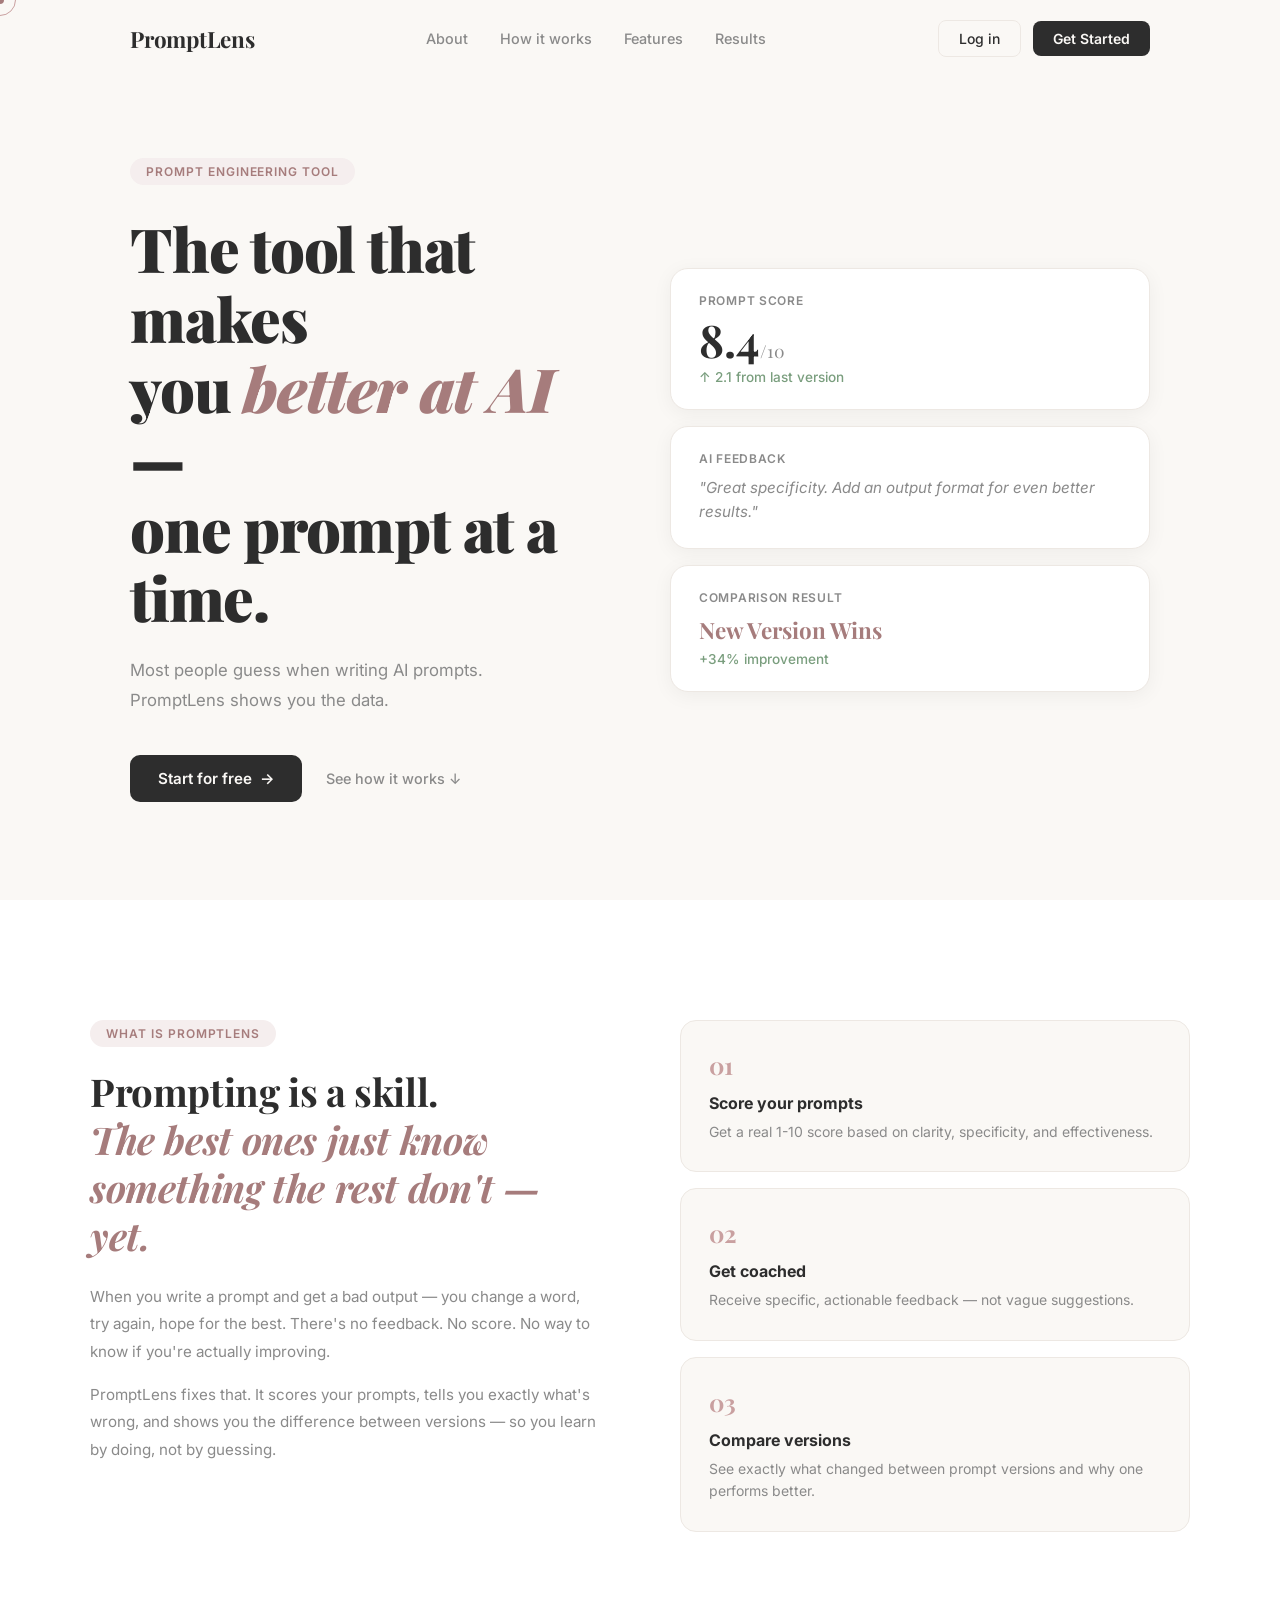
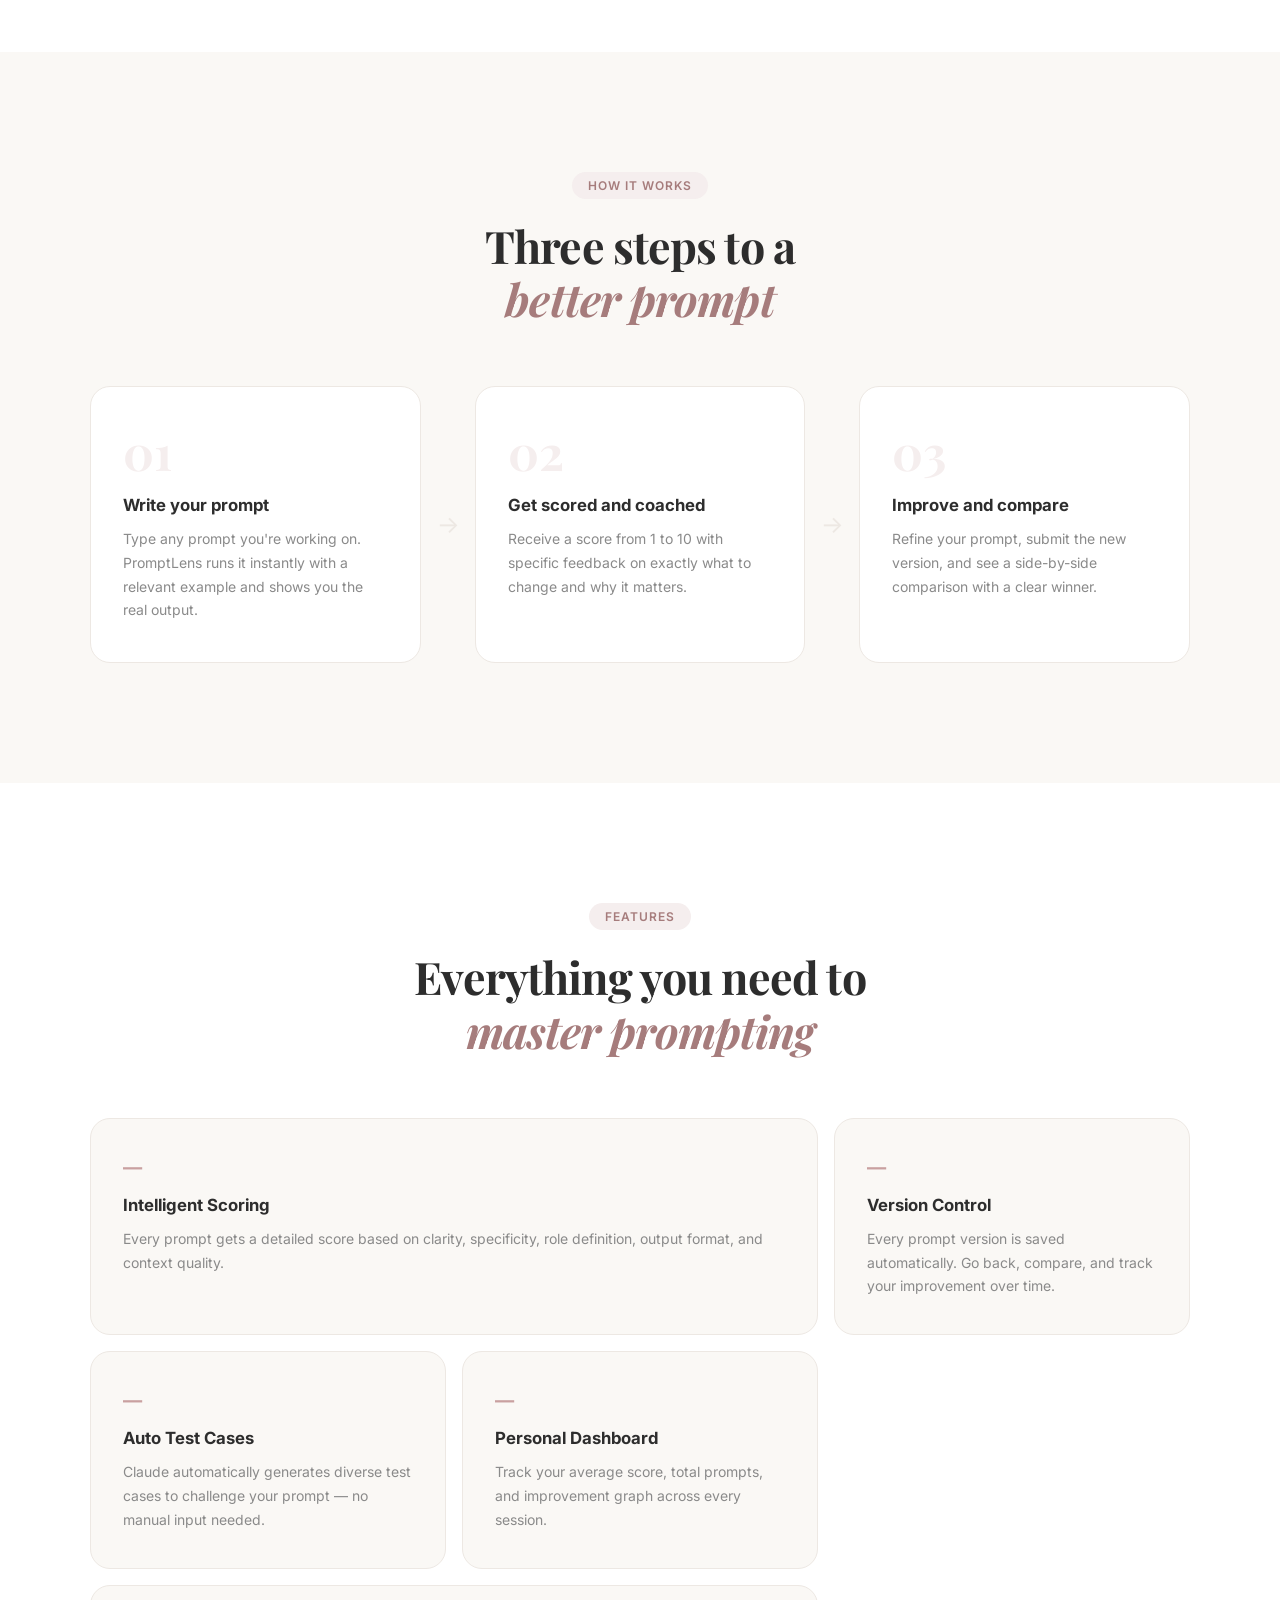
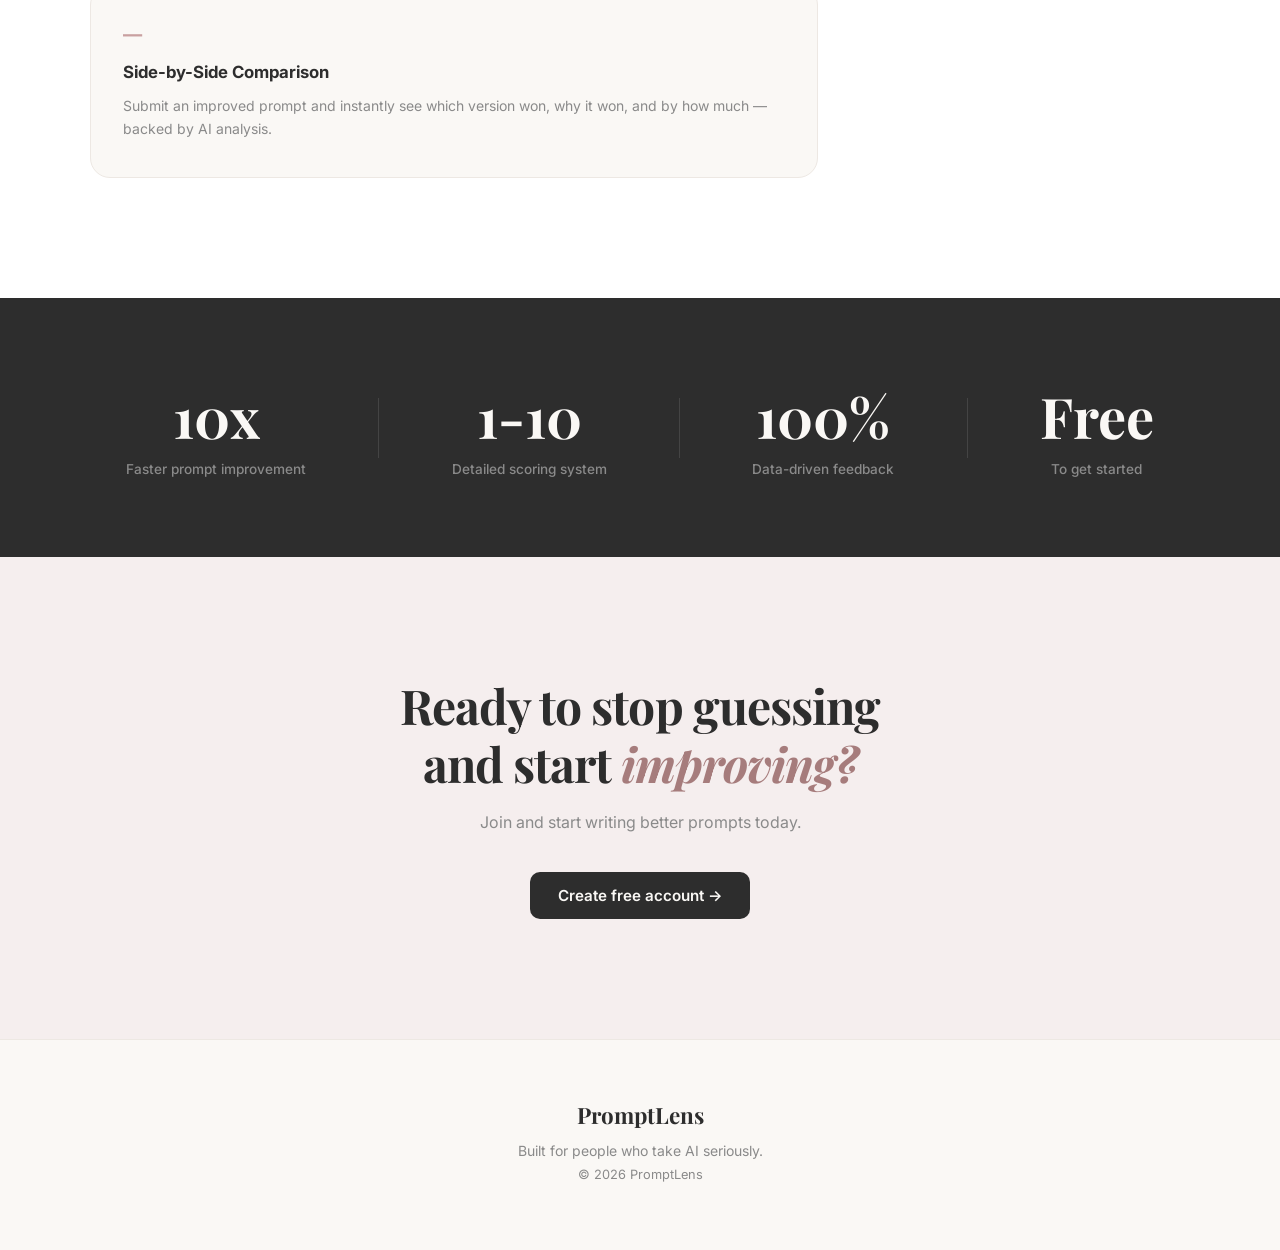
<file: templates/index.html>
<!DOCTYPE html>
<html lang="en">
<head>
    <meta charset="UTF-8">
    <meta name="viewport" content="width=device-width, initial-scale=1.0">
    <title>PromptLens — Get Better at AI</title>
    <link rel="stylesheet" href="/static/style.css">
    <link href="https://fonts.googleapis.com/css2?family=Playfair+Display:ital,wght@0,400;0,700;0,900;1,400;1,700&family=Inter:wght@300;400;500;600;700&display=swap" rel="stylesheet">
</head>
<body>

    <!-- CUSTOM CURSOR -->
    <div class="cursor" id="cursor"></div>
    <div class="cursor-follower" id="cursorFollower"></div>

    <!-- NAV -->
    <nav id="navbar">
        <div class="nav-inner">
            <div class="nav-logo">PromptLens</div>
            <div class="nav-links">
                <a href="#about">About</a>
                <a href="#how-it-works">How it works</a>
                <a href="#features">Features</a>
                <a href="#stats">Results</a>
            </div>
            <div class="nav-actions">
                <button class="btn-nav" onclick="showSection('login')">Log in</button>
                <button class="btn-nav-primary magnetic" onclick="showSection('signup')">Get Started</button>
            </div>
        </div>
    </nav>

    <!-- HERO -->
    <section class="hero" id="home">
        <div class="hero-content">
            <div class="hero-tag reveal">Prompt Engineering Tool</div>
            <h1 class="hero-title reveal">
                The tool that makes<br>
                you <em>better at AI</em> —<br>
                one prompt at a time.
            </h1>
            <p class="hero-sub reveal">
                Most people guess when writing AI prompts.<br>
                PromptLens shows you the data.
            </p>
            <div class="hero-actions reveal">
                <button class="btn-primary magnetic" onclick="showSection('signup')">
                    Start for free
                    <span class="btn-arrow">→</span>
                </button>
                <a href="#about" class="btn-text">See how it works ↓</a>
            </div>
        </div>

        <div class="hero-visual reveal">
            <div class="hero-card card-score magnetic-card">
                <div class="hcard-label">Prompt Score</div>
                <div class="hcard-value">8.4<span>/10</span></div>
                <div class="hcard-change positive">↑ 2.1 from last version</div>
            </div>
            <div class="hero-card card-feedback magnetic-card">
                <div class="hcard-label">AI Feedback</div>
                <div class="hcard-text">"Great specificity. Add an output format for even better results."</div>
            </div>
            <div class="hero-card card-winner magnetic-card">
                <div class="hcard-label">Comparison Result</div>
                <div class="hcard-winner">New Version Wins</div>
                <div class="hcard-change positive">+34% improvement</div>
            </div>
        </div>
    </section>

    <!-- ABOUT -->
    <section class="about" id="about">
        <div class="about-inner">
            <div class="about-text reveal">
                <div class="section-tag">What is PromptLens</div>
                <h2>Prompting is a skill.<br><em>The best ones just know something the rest don't — yet.</em></h2>                <p>When you write a prompt and get a bad output — you change a word, try again, hope for the best. There's no feedback. No score. No way to know if you're actually improving.</p>
                <p>PromptLens fixes that. It scores your prompts, tells you exactly what's wrong, and shows you the difference between versions — so you learn by doing, not by guessing.</p>
            </div>
            <div class="about-cards reveal">
                <div class="about-card hover-lift">
                    <div class="about-card-icon">01</div>
                    <h3>Score your prompts</h3>
                    <p>Get a real 1-10 score based on clarity, specificity, and effectiveness.</p>
                </div>
                <div class="about-card hover-lift">
                    <div class="about-card-icon">02</div>
                    <h3>Get coached</h3>
                    <p>Receive specific, actionable feedback — not vague suggestions.</p>
                </div>
                <div class="about-card hover-lift">
                    <div class="about-card-icon">03</div>
                    <h3>Compare versions</h3>
                    <p>See exactly what changed between prompt versions and why one performs better.</p>
                </div>
            </div>
        </div>
    </section>

    <!-- HOW IT WORKS -->
    <section class="how-it-works" id="how-it-works">
        <div class="section-center">
            <div class="section-tag reveal">How it works</div>
            <h2 class="section-title reveal">Three steps to a<br><em>better prompt</em></h2>
        </div>
        <div class="steps reveal">
            <div class="step hover-lift">
                <div class="step-num">01</div>
                <div class="step-content">
                    <h3>Write your prompt</h3>
                    <p>Type any prompt you're working on. PromptLens runs it instantly with a relevant example and shows you the real output.</p>
                </div>
            </div>
            <div class="step-arrow">→</div>
            <div class="step hover-lift">
                <div class="step-num">02</div>
                <div class="step-content">
                    <h3>Get scored and coached</h3>
                    <p>Receive a score from 1 to 10 with specific feedback on exactly what to change and why it matters.</p>
                </div>
            </div>
            <div class="step-arrow">→</div>
            <div class="step hover-lift">
                <div class="step-num">03</div>
                <div class="step-content">
                    <h3>Improve and compare</h3>
                    <p>Refine your prompt, submit the new version, and see a side-by-side comparison with a clear winner.</p>
                </div>
            </div>
        </div>
    </section>

    <!-- FEATURES -->
    <section class="features" id="features">
        <div class="section-center">
            <div class="section-tag reveal">Features</div>
            <h2 class="section-title reveal">Everything you need to<br><em>master prompting</em></h2>
        </div>
        <div class="features-grid reveal">
            <div class="feature-card hover-lift big">
                <div class="feature-num">—</div>
                <h3>Intelligent Scoring</h3>
                <p>Every prompt gets a detailed score based on clarity, specificity, role definition, output format, and context quality.</p>
            </div>
            <div class="feature-card hover-lift">
                <div class="feature-num">—</div>
                <h3>Version Control</h3>
                <p>Every prompt version is saved automatically. Go back, compare, and track your improvement over time.</p>
            </div>
            <div class="feature-card hover-lift">
                <div class="feature-num">—</div>
                <h3>Auto Test Cases</h3>
                <p>Claude automatically generates diverse test cases to challenge your prompt — no manual input needed.</p>
            </div>
            <div class="feature-card hover-lift">
                <div class="feature-num">—</div>
                <h3>Personal Dashboard</h3>
                <p>Track your average score, total prompts, and improvement graph across every session.</p>
            </div>
            <div class="feature-card hover-lift big-2">
                <div class="feature-num">—</div>
                <h3>Side-by-Side Comparison</h3>
                <p>Submit an improved prompt and instantly see which version won, why it won, and by how much — backed by AI analysis.</p>
            </div>
        </div>
    </section>

    <!-- STATS -->
    <section class="stats-section" id="stats">
        <div class="stats-inner reveal">
            <div class="stat hover-lift">
                <div class="stat-value">10x</div>
                <div class="stat-label">Faster prompt improvement</div>
            </div>
            <div class="stat-divider"></div>
            <div class="stat hover-lift">
                <div class="stat-value">1-10</div>
                <div class="stat-label">Detailed scoring system</div>
            </div>
            <div class="stat-divider"></div>
            <div class="stat hover-lift">
                <div class="stat-value">100%</div>
                <div class="stat-label">Data-driven feedback</div>
            </div>
            <div class="stat-divider"></div>
            <div class="stat hover-lift">
                <div class="stat-value">Free</div>
                <div class="stat-label">To get started</div>
            </div>
        </div>
    </section>

    <!-- CTA -->
    <section class="cta-section reveal">
        <h2>Ready to stop guessing<br>and start <em>improving?</em></h2>
        <p>Join and start writing better prompts today.</p>
        <button class="btn-primary magnetic" onclick="showSection('signup')">
            Create free account →
        </button>
    </section>

    <!-- AUTH -->
    <section class="auth-section" id="auth-section" style="display:none;">
        <div class="auth-card reveal" id="authCard">

            <div id="signupForm">
                <div class="auth-back" onclick="hideAuth()">← Back</div>
                <h2>Create your account</h2>
                <p class="auth-sub">Start improving your prompts today.</p>
                <div class="form-group">
                    <label>Full Name</label>
                    <input type="text" id="signupName" placeholder="Your name">
                </div>
                <div class="form-group">
                    <label>Email</label>
                    <input type="email" id="signupEmail" placeholder="you@email.com">
                </div>
                <div class="form-group">
                    <label>Password</label>
                    <input type="password" id="signupPassword" placeholder="min 6 characters">
                </div>
                <button class="btn-primary full magnetic" onclick="handleSignup()">Create Account →</button>
                <p class="auth-switch">Already have an account? <span onclick="showSection('login')">Log in</span></p>
                <div id="signupMsg" class="auth-msg"></div>
            </div>

            <div id="loginForm" style="display:none;">
                <div class="auth-back" onclick="hideAuth()">← Back</div>
                <h2>Welcome back</h2>
                <p class="auth-sub">Good to see you again.</p>
                <div class="form-group">
                    <label>Email</label>
                    <input type="email" id="loginEmail" placeholder="you@email.com">
                </div>
                <div class="form-group">
                    <label>Password</label>
                    <input type="password" id="loginPassword" placeholder="your password">
                </div>
                <button class="btn-primary full magnetic" onclick="handleLogin()">Log in →</button>
                <p class="auth-switch">Don't have an account? <span onclick="showSection('signup')">Sign up</span></p>
                <div id="loginMsg" class="auth-msg"></div>
            </div>

        </div>
    </section>

    <footer>
        <div class="footer-inner">
            <div class="footer-logo">PromptLens</div>
            <p>Built for people who take AI seriously.</p>
            <p class="footer-copy">© 2026 PromptLens</p>
        </div>
    </footer>

    <script src="/static/script.js"></script>
</body>
</html>
</file>
<file: static/style.css>
@import url('https://fonts.googleapis.com/css2?family=Playfair+Display:ital,wght@0,400;0,700;0,900;1,400;1,700&family=Inter:wght@300;400;500;600;700&display=swap');

* { margin: 0; padding: 0; box-sizing: border-box; }

:root {
    --rose:        #c9a0a0;
    --rose-dark:   #a67c7c;
    --rose-light:  #f5eeee;
    --cream:       #faf8f5;
    --white:       #ffffff;
    --text:        #2d2d2d;
    --text-muted:  #8a8a8a;
    --border:      #ede8e3;
    --surface:     #f5f0ec;
}

html { scroll-behavior: smooth; }

body {
    font-family: 'Inter', sans-serif;
    background: var(--cream);
    color: var(--text);
    overflow-x: hidden;
    cursor: none;
}

em {
    font-family: 'Playfair Display', serif;
    font-style: italic;
    color: var(--rose-dark);
}

/* CUSTOM CURSOR */
.cursor {
    width: 8px;
    height: 8px;
    background: var(--rose-dark);
    border-radius: 50%;
    position: fixed;
    pointer-events: none;
    z-index: 9999;
    transition: transform 0.1s;
    transform: translate(-50%, -50%);
}

.cursor-follower {
    width: 32px;
    height: 32px;
    border: 1.5px solid var(--rose);
    border-radius: 50%;
    position: fixed;
    pointer-events: none;
    z-index: 9998;
    transition: all 0.15s ease;
    transform: translate(-50%, -50%);
}

/* REVEAL ANIMATIONS */
.reveal {
    opacity: 1;
    transform: translateY(0);
    transition: opacity 0.7s ease, transform 0.7s ease;
}

/* HOVER EFFECTS */
.hover-lift {
    transition: transform 0.3s ease, box-shadow 0.3s ease;
}

.hover-lift:hover {
    transform: translateY(-6px);
    box-shadow: 0 16px 40px rgba(0,0,0,0.08);
}

/* NAV */
nav {
    position: fixed;
    top: 0; left: 0; right: 0;
    z-index: 100;
    padding: 20px 0;
    transition: all 0.3s;
}

nav.scrolled {
    background: rgba(250,248,245,0.92);
    backdrop-filter: blur(16px);
    border-bottom: 1px solid var(--border);
    padding: 14px 0;
}

.nav-inner {
    max-width: 1100px;
    margin: 0 auto;
    padding: 0 40px;
    display: flex;
    align-items: center;
    justify-content: space-between;
}

.nav-logo {
    font-family: 'Playfair Display', serif;
    font-size: 1.4rem;
    font-weight: 700;
    color: var(--text);
    letter-spacing: -0.01em;
}

.nav-links {
    display: flex;
    gap: 32px;
}

.nav-links a {
    text-decoration: none;
    color: var(--text-muted);
    font-size: 0.9rem;
    font-weight: 500;
    transition: color 0.2s;
    position: relative;
}

.nav-links a::after {
    content: '';
    position: absolute;
    bottom: -2px;
    left: 0;
    width: 0;
    height: 1px;
    background: var(--rose-dark);
    transition: width 0.3s;
}

.nav-links a:hover { color: var(--text); }
.nav-links a:hover::after { width: 100%; }

.nav-actions { display: flex; gap: 12px; align-items: center; }

.btn-nav {
    background: none;
    border: 1px solid var(--border);
    padding: 9px 20px;
    border-radius: 8px;
    font-size: 0.875rem;
    font-weight: 500;
    cursor: none;
    transition: all 0.2s;
    color: var(--text);
    font-family: 'Inter', sans-serif;
}

.btn-nav:hover { border-color: var(--rose); color: var(--rose-dark); }

.btn-nav-primary {
    background: var(--text);
    color: var(--cream);
    border: none;
    padding: 9px 20px;
    border-radius: 8px;
    font-size: 0.875rem;
    font-weight: 600;
    cursor: none;
    transition: all 0.2s;
    font-family: 'Inter', sans-serif;
}

.btn-nav-primary:hover { background: var(--rose-dark); }

/* HERO */
.hero {
    min-height: 100vh;
    display: grid;
    grid-template-columns: 1fr 1fr;
    align-items: center;
    gap: 60px;
    max-width: 1100px;
    margin: 0 auto;
    padding: 140px 40px 80px;
}

.hero-tag {
    display: inline-block;
    background: var(--rose-light);
    color: var(--rose-dark);
    font-size: 0.75rem;
    font-weight: 600;
    letter-spacing: 0.08em;
    text-transform: uppercase;
    padding: 6px 16px;
    border-radius: 100px;
    margin-bottom: 28px;
}

.hero-title {
    font-family: 'Playfair Display', serif;
    font-size: 3.8rem;
    font-weight: 900;
    line-height: 1.15;
    letter-spacing: -0.02em;
    margin-bottom: 24px;
    color: var(--text);
}

.hero-sub {
    font-size: 1.05rem;
    color: var(--text-muted);
    line-height: 1.75;
    margin-bottom: 40px;
}

.hero-actions {
    display: flex;
    gap: 24px;
    align-items: center;
}

.btn-primary {
    background: var(--text);
    color: var(--cream);
    border: none;
    padding: 14px 28px;
    border-radius: 10px;
    font-size: 0.95rem;
    font-weight: 600;
    cursor: none;
    transition: all 0.25s;
    font-family: 'Inter', sans-serif;
    display: inline-flex;
    align-items: center;
    gap: 8px;
}

.btn-primary:hover {
    background: var(--rose-dark);
    transform: translateY(-2px);
    box-shadow: 0 8px 24px rgba(166,124,124,0.3);
}

.btn-primary.full { width: 100%; justify-content: center; }

.btn-arrow { transition: transform 0.2s; }
.btn-primary:hover .btn-arrow { transform: translateX(4px); }

.btn-text {
    color: var(--text-muted);
    text-decoration: none;
    font-size: 0.9rem;
    font-weight: 500;
    transition: color 0.2s;
}

.btn-text:hover { color: var(--text); }

/* HERO CARDS */
.hero-visual {
    display: flex;
    flex-direction: column;
    gap: 16px;
}

.hero-card {
    background: var(--white);
    border: 1px solid var(--border);
    border-radius: 18px;
    padding: 24px 28px;
    box-shadow: 0 4px 20px rgba(0,0,0,0.05);
    transition: transform 0.3s ease, box-shadow 0.3s ease;
}

.hero-card:hover {
    transform: translateY(-4px) scale(1.02);
    box-shadow: 0 12px 32px rgba(0,0,0,0.08);
}

.hcard-label {
    font-size: 0.75rem;
    font-weight: 600;
    text-transform: uppercase;
    letter-spacing: 0.06em;
    color: var(--text-muted);
    margin-bottom: 10px;
}

.hcard-value {
    font-family: 'Playfair Display', serif;
    font-size: 2.8rem;
    font-weight: 700;
    color: var(--text);
    line-height: 1;
    margin-bottom: 6px;
}

.hcard-value span {
    font-size: 1.1rem;
    color: var(--text-muted);
    font-weight: 400;
}

.hcard-change { font-size: 0.85rem; font-weight: 500; }
.positive { color: #7a9e7e; }

.hcard-text {
    font-size: 0.95rem;
    color: var(--text-muted);
    line-height: 1.6;
    font-style: italic;
}

.hcard-winner {
    font-family: 'Playfair Display', serif;
    font-size: 1.4rem;
    font-weight: 700;
    color: var(--rose-dark);
    margin-bottom: 6px;
}

/* ABOUT */
.about {
    padding: 120px 40px;
    background: var(--white);
}

.about-inner {
    max-width: 1100px;
    margin: 0 auto;
    display: grid;
    grid-template-columns: 1fr 1fr;
    gap: 80px;
    align-items: start;
}

.about-text .section-tag { margin-bottom: 20px; }

.about-text h2 {
    font-family: 'Playfair Display', serif;
    font-size: 2.4rem;
    font-weight: 700;
    line-height: 1.25;
    margin-bottom: 24px;
    letter-spacing: -0.01em;
}

.about-text p {
    color: var(--text-muted);
    line-height: 1.8;
    margin-bottom: 16px;
    font-size: 0.95rem;
}

.about-cards {
    display: flex;
    flex-direction: column;
    gap: 16px;
}

.about-card {
    background: var(--cream);
    border: 1px solid var(--border);
    border-radius: 16px;
    padding: 28px;
}

.about-card-icon {
    font-family: 'Playfair Display', serif;
    font-size: 1.5rem;
    color: var(--rose);
    margin-bottom: 12px;
    font-weight: 700;
}

.about-card h3 {
    font-size: 1rem;
    font-weight: 700;
    margin-bottom: 8px;
}

.about-card p {
    font-size: 0.875rem;
    color: var(--text-muted);
    line-height: 1.6;
}

/* HOW IT WORKS */
.how-it-works {
    padding: 120px 40px;
    background: var(--cream);
}

.section-center {
    max-width: 1100px;
    margin: 0 auto 60px;
    text-align: center;
}

.section-tag {
    display: inline-block;
    background: var(--rose-light);
    color: var(--rose-dark);
    font-size: 0.75rem;
    font-weight: 600;
    letter-spacing: 0.08em;
    text-transform: uppercase;
    padding: 6px 16px;
    border-radius: 100px;
    margin-bottom: 20px;
}

.section-title {
    font-family: 'Playfair Display', serif;
    font-size: 2.8rem;
    font-weight: 700;
    line-height: 1.2;
    letter-spacing: -0.02em;
}

.steps {
    max-width: 1100px;
    margin: 0 auto;
    display: flex;
    align-items: stretch;
    gap: 16px;
}

.step {
    flex: 1;
    background: var(--white);
    border: 1px solid var(--border);
    border-radius: 20px;
    padding: 40px 32px;
}

.step-num {
    font-family: 'Playfair Display', serif;
    font-size: 3rem;
    font-weight: 700;
    color: var(--rose-light);
    margin-bottom: 20px;
    line-height: 1;
}

.step h3 {
    font-size: 1.05rem;
    font-weight: 700;
    margin-bottom: 12px;
}

.step p {
    font-size: 0.875rem;
    color: var(--text-muted);
    line-height: 1.7;
}

.step-arrow {
    font-size: 1.5rem;
    color: var(--border);
    align-self: center;
    flex-shrink: 0;
}

/* FEATURES */
.features {
    padding: 120px 40px;
    background: var(--white);
}

.features-grid {
    max-width: 1100px;
    margin: 0 auto;
    display: grid;
    grid-template-columns: repeat(3, 1fr);
    gap: 16px;
}

.feature-card {
    background: var(--cream);
    border: 1px solid var(--border);
    border-radius: 20px;
    padding: 36px 32px;
}

.feature-card.big { grid-column: span 2; }
.feature-card.big-2 { grid-column: span 2; }

.feature-num {
    font-size: 1.2rem;
    color: var(--rose);
    margin-bottom: 16px;
    font-weight: 700;
}

.feature-card h3 {
    font-size: 1.05rem;
    font-weight: 700;
    margin-bottom: 12px;
}

.feature-card p {
    font-size: 0.875rem;
    color: var(--text-muted);
    line-height: 1.7;
}

/* STATS */
.stats-section {
    padding: 80px 40px;
    background: var(--text);
}

.stats-inner {
    max-width: 1100px;
    margin: 0 auto;
    display: flex;
    align-items: center;
    justify-content: space-around;
}

.stat { text-align: center; }

.stat-value {
    font-family: 'Playfair Display', serif;
    font-size: 3.5rem;
    font-weight: 700;
    color: var(--cream);
    margin-bottom: 8px;
    transition: transform 0.3s;
}

.stat:hover .stat-value { transform: scale(1.1); }

.stat-label {
    font-size: 0.85rem;
    color: var(--text-muted);
    font-weight: 500;
}

.stat-divider {
    width: 1px;
    height: 60px;
    background: #444;
}

/* CTA */
.cta-section {
    padding: 120px 40px;
    text-align: center;
    background: var(--rose-light);
}

.cta-section h2 {
    font-family: 'Playfair Display', serif;
    font-size: 3rem;
    font-weight: 700;
    line-height: 1.2;
    margin-bottom: 20px;
    letter-spacing: -0.02em;
}

.cta-section p {
    color: var(--text-muted);
    font-size: 1rem;
    margin-bottom: 40px;
}

/* AUTH */
.auth-section {
    position: fixed;
    inset: 0;
    background: rgba(45,45,45,0.5);
    backdrop-filter: blur(8px);
    z-index: 200;
    display: flex;
    align-items: center;
    justify-content: center;
    padding: 24px;
}

.auth-card {
    background: var(--white);
    border-radius: 24px;
    padding: 48px;
    width: 100%;
    max-width: 420px;
    box-shadow: 0 24px 60px rgba(0,0,0,0.12);
}

.auth-back {
    font-size: 0.85rem;
    color: var(--text-muted);
    cursor: none;
    margin-bottom: 28px;
    display: inline-block;
    transition: color 0.2s;
}

.auth-back:hover { color: var(--text); }

.auth-card h2 {
    font-family: 'Playfair Display', serif;
    font-size: 2rem;
    font-weight: 700;
    margin-bottom: 8px;
    letter-spacing: -0.01em;
}

.auth-sub {
    color: var(--text-muted);
    margin-bottom: 32px;
    font-size: 0.925rem;
}

.form-group { margin-bottom: 20px; }

.form-group label {
    display: block;
    font-size: 0.825rem;
    font-weight: 600;
    margin-bottom: 8px;
    color: var(--text);
    letter-spacing: 0.02em;
}

.form-group input {
    width: 100%;
    padding: 12px 16px;
    border: 1px solid var(--border);
    border-radius: 10px;
    font-size: 0.925rem;
    font-family: 'Inter', sans-serif;
    outline: none;
    transition: border-color 0.2s, box-shadow 0.2s;
    background: var(--cream);
    color: var(--text);
}

.form-group input:focus {
    border-color: var(--rose);
    box-shadow: 0 0 0 3px rgba(201,160,160,0.15);
}

.auth-switch {
    text-align: center;
    margin-top: 20px;
    font-size: 0.875rem;
    color: var(--text-muted);
}

.auth-switch span {
    color: var(--rose-dark);
    font-weight: 600;
    cursor: none;
    text-decoration: underline;
}

.auth-msg {
    margin-top: 12px;
    font-size: 0.875rem;
    text-align: center;
    min-height: 20px;
}

.auth-msg.error { color: #c0392b; }
.auth-msg.success { color: #7a9e7e; }

/* FOOTER */
footer {
    padding: 60px 40px;
    border-top: 1px solid var(--border);
    background: var(--cream);
}

.footer-inner {
    max-width: 1100px;
    margin: 0 auto;
    text-align: center;
}

.footer-logo {
    font-family: 'Playfair Display', serif;
    font-size: 1.4rem;
    font-weight: 700;
    margin-bottom: 12px;
}

footer p {
    color: var(--text-muted);
    font-size: 0.875rem;
    margin-bottom: 8px;
}

.footer-copy { font-size: 0.8rem !important; }

/* RESPONSIVE */
@media (max-width: 768px) {
    .hero { grid-template-columns: 1fr; padding-top: 100px; }
    .hero-title { font-size: 2.8rem; }
    .about-inner { grid-template-columns: 1fr; gap: 40px; }
    .steps { flex-direction: column; }
    .step-arrow { transform: rotate(90deg); align-self: center; }
    .features-grid { grid-template-columns: 1fr; }
    .feature-card.big, .feature-card.big-2 { grid-column: span 1; }
    .stats-inner { flex-wrap: wrap; gap: 40px; }
    .stat-divider { display: none; }
    .nav-links { display: none; }
    .hero-visual { display: none; }
}
</file>
